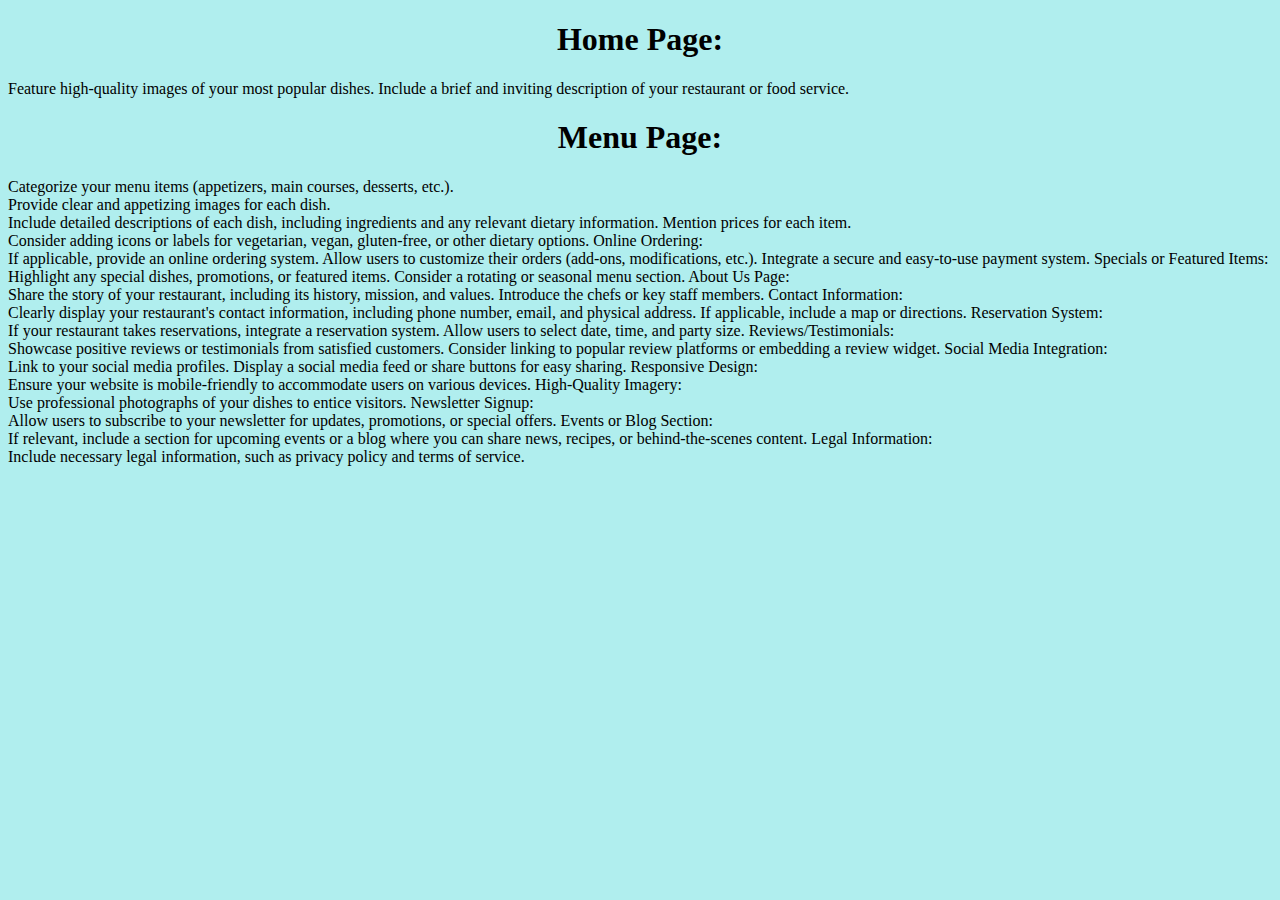
<file: about.html>
<!DOCTYPE html>
<html lang="en">
<head>
    <meta charset="UTF-8">
    <meta name="viewport" content="width=device-width, initial-scale=1.0">
    <title>Document</title>
</head>
    
<style>
    body{
        background: rgb(176, 238, 238)
    }
</style>
<body>
   <center><h1>Home Page:</h1></center> 
<ul>
    </li>
</ul>
<li>Feature high-quality images of your most popular dishes.
Include a brief and inviting description of your restaurant or food service.</li>
<center>
    <h1>Menu Page:</h1>
</center>

<li>Categorize your menu items (appetizers, main courses, desserts, etc.).
<li>Provide clear and appetizing images for each dish.</li>
<li>Include detailed descriptions of each dish, including ingredients and any relevant dietary information.
Mention prices for each item.</li>
<li>Consider adding icons or labels for vegetarian, vegan, gluten-free, or other dietary options.
Online Ordering:</li>

<li>If applicable, provide an online ordering system.
Allow users to customize their orders (add-ons, modifications, etc.).
Integrate a secure and easy-to-use payment system.
Specials or Featured Items:</li>

<li>Highlight any special dishes, promotions, or featured items.
Consider a rotating or seasonal menu section.
About Us Page:</li>

<li>Share the story of your restaurant, including its history, mission, and values.
Introduce the chefs or key staff members.
Contact Information:</li>

<li>Clearly display your restaurant's contact information, including phone number, email, and physical address.
If applicable, include a map or directions.
Reservation System:</li>

<li>If your restaurant takes reservations, integrate a reservation system.
Allow users to select date, time, and party size.
Reviews/Testimonials:</li>

<li>Showcase positive reviews or testimonials from satisfied customers.
Consider linking to popular review platforms or embedding a review widget.
Social Media Integration:</li>

<li>Link to your social media profiles.
Display a social media feed or share buttons for easy sharing.
Responsive Design:</li>

<li>Ensure your website is mobile-friendly to accommodate users on various devices.
High-Quality Imagery:</li>

<li>Use professional photographs of your dishes to entice visitors.
Newsletter Signup:</li>

<li>Allow users to subscribe to your newsletter for updates, promotions, or special offers.
Events or Blog Section:</li>

<li>If relevant, include a section for upcoming events or a blog where you can share news, recipes, or behind-the-scenes content.
Legal Information:</li>

<li>Include necessary legal information, such as privacy policy and terms of service.</li>
</body>
</html>
</file>
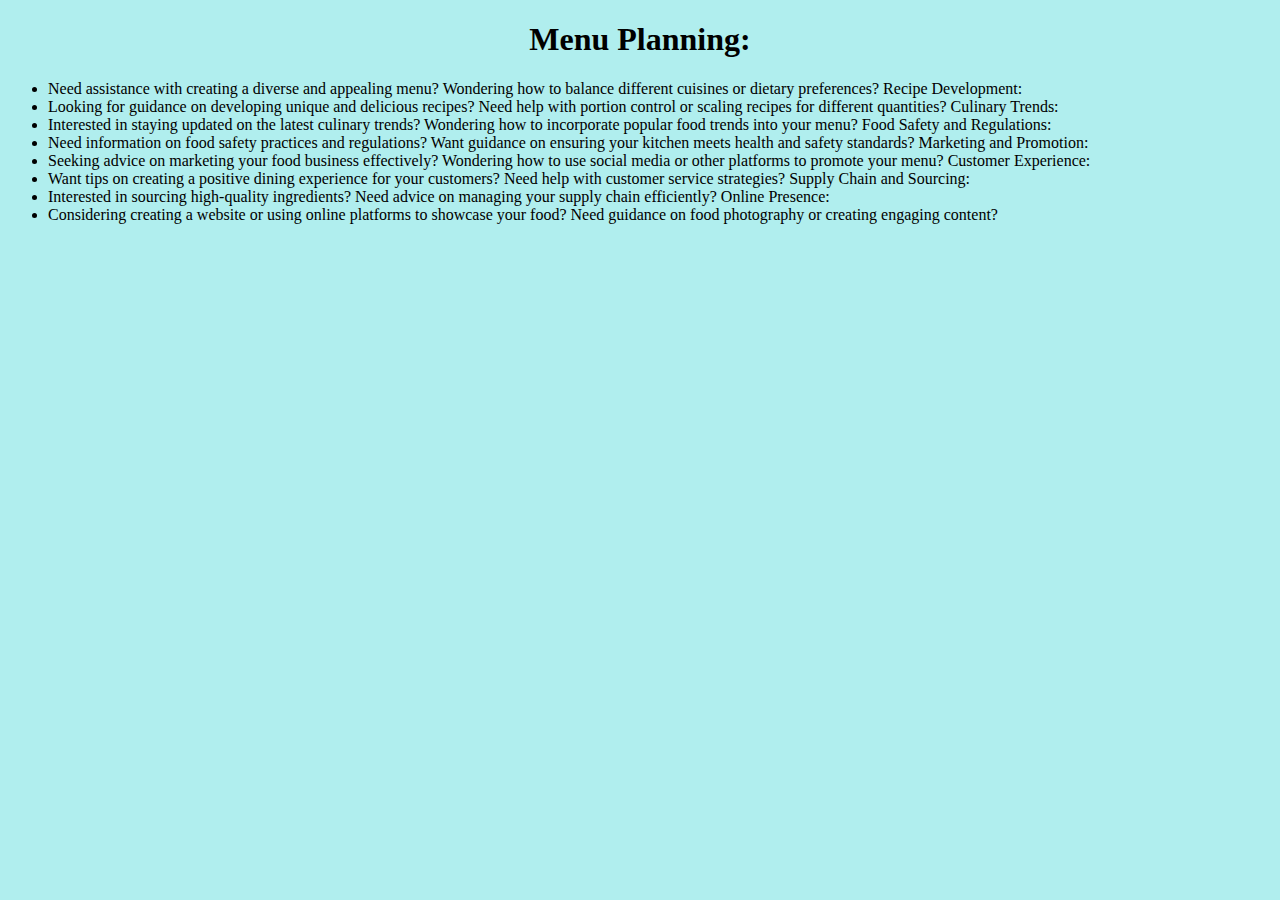
<file: help.html>
<!DOCTYPE html>
<html lang="en">
<head>
    <meta charset="UTF-8">
    <meta name="viewport" content="width=device-width, initial-scale=1.0">
    <title>Document</title>
</head>
    
<style>
    body{
        background: rgb(176, 238, 238)
    }
</style>
<body>
   <center><h1>Menu Planning: </h1></center> 
<ul>
<li>Need assistance with creating a diverse and appealing menu?
Wondering how to balance different cuisines or dietary preferences?
Recipe Development:</li>

<li>Looking for guidance on developing unique and delicious recipes?
Need help with portion control or scaling recipes for different quantities?
Culinary Trends:</li>

<li>Interested in staying updated on the latest culinary trends?
Wondering how to incorporate popular food trends into your menu?
Food Safety and Regulations:</li>

<li>Need information on food safety practices and regulations?
Want guidance on ensuring your kitchen meets health and safety standards?
Marketing and Promotion:</li>

<li>Seeking advice on marketing your food business effectively?
Wondering how to use social media or other platforms to promote your menu?
Customer Experience:</li>

<li>Want tips on creating a positive dining experience for your customers?
Need help with customer service strategies?
Supply Chain and Sourcing:</li>

<li>Interested in sourcing high-quality ingredients?
Need advice on managing your supply chain efficiently?
Online Presence:</li>

<li>Considering creating a website or using online platforms to showcase your food?
Need guidance on food photography or creating engaging content?</li>
</ul>
</body>
</html>
</file>
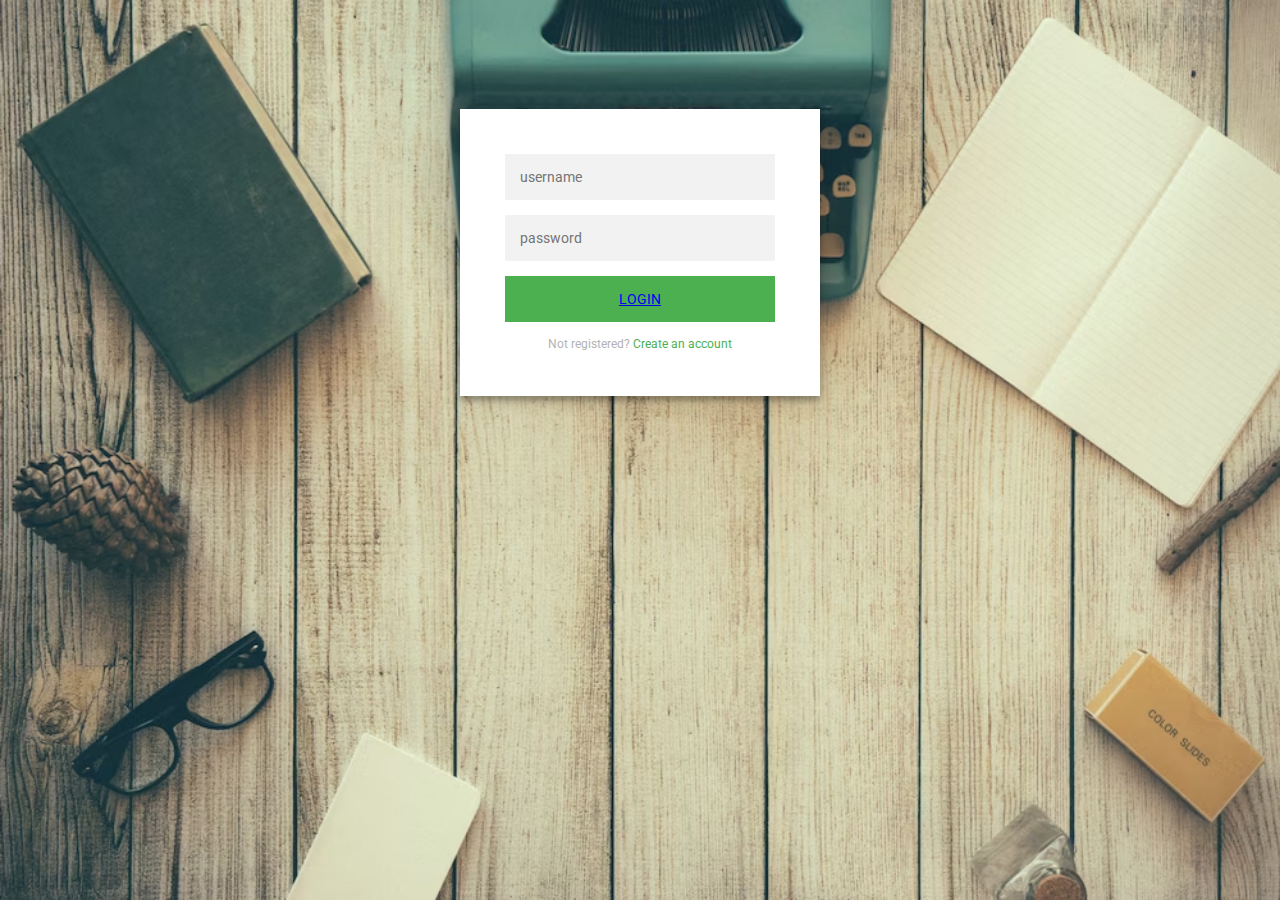
<file: Login.html>
<!DOCTYPE html>
<html lang="en">
<head>
    <meta charset="UTF-8">
    <meta name="viewport" content="width=device-width, initial-scale=1.0">
    <title>Document</title>
    <link rel="stylesheet" href="sign.css">
</head>
<body>
    <style>
        body{ width: 500;
            height: 500;
            background-image: url(login.avif);
            background-repeat: no-repeat;
            background-attachment: fixed;
            background-size: 100% 100%;
        }
    </style>
    <div class="login-page">
        <div class="form">
          <form class="register-form">
            <input type="text" placeholder="name"/>
            <input type="password" placeholder="password"/>
            <input type="text" placeholder="email address"/>
            <button>create</button>
            <p class="message">Already registered? <a href="#">Sign In</a></p>
          </form>
          <form class="login-form">
            <input type="text" placeholder="username"/>
            <input type="password" placeholder="password"/>
            <button><a href="index.html">login</a></button>
            <p class="message">Not registered? <a href="Sign.html">Create an account</a></p>
          </form>
        </div>
      </div>
    <!-- <form action="action_page.php" method="post">
        <div class="imgcontainer">
          <img src="c:\Users\NBC\Downloads\man-with-beard-avatar-character-isolated-icon-free-vector.jpg" alt="Avatar" class="avatar" width="40" height="500">
        </div>
      
        <div class="container">
          <label for="uname"><b>Username</b></label>
          <input type="text" placeholder="Enter Username" name="uname" required>
      
          <label for="psw"><b>Password</b></label>
          <input type="password" placeholder="Enter Password" name="psw" required>
      
          <button type="submit">Login</button>
          <label>
            <input type="checkbox" checked="checked" name="remember"> Remember me
          </label>
        </div>
      
        <div class="container" style="background-color:#f1f1f1">
          <button type="button" class="cancelbtn">Cancel</button>
          <span class="psw">Forgot <a href="#">password?</a></span>
        </div>
      </form>
     -->
</body>
</html>
</file>
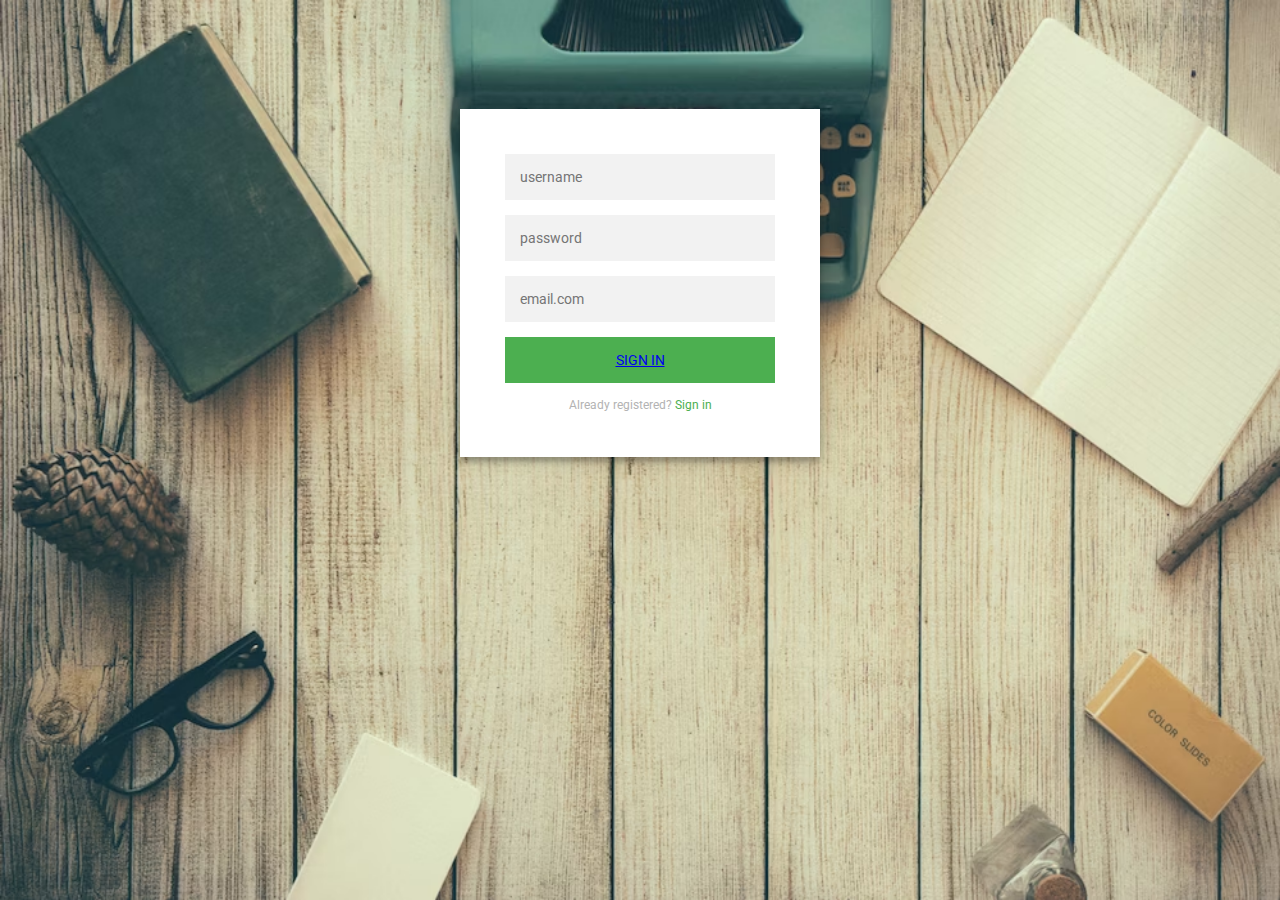
<file: Sign.html>
<!DOCTYPE html>
<html lang="en">
<head>
    <meta charset="UTF-8">
    <meta name="viewport" content="width=device-width, initial-scale=1.0">
    <title>Document</title>
    <link rel="stylesheet" href="sign.css">
</head>
<body>
    <style>
        body{ width: 500;
            height: 500;
            background-image: url(login.avif);
            background-repeat: no-repeat;
            background-attachment: fixed;
            background-size: 100% 100%;
        }
    </style>
    <div class="login-page">
        <div class="form">
          <form class="register-form">
            <input type="text" placeholder="name"/>
            <input type="password" placeholder="password"/>
            <input type="text" placeholder="email address"/>
            <button>create</button>
            <p class="message">Already registered? <a href="#">Sign In</a></p>
          </form>
          <form class="login-form">
            <input type="text" placeholder="username"/>
            <input type="password" placeholder="password"/>
            <form class="login-form">
                <input type="email" placeholder="email.com"/>
                <button><a href="index.html">Sign in</a></button>
            <p class="message">Already registered? <a href="Login.html">Sign in</a></p>
          </form>
        </div>
      </div>
    <!-- <form action="action_page.php" method="post">
        <div class="imgcontainer">
          <img src="c:\Users\NBC\Downloads\man-with-beard-avatar-character-isolated-icon-free-vector.jpg" alt="Avatar" class="avatar" width="40" height="500">
        </div>
      
        <div class="container">
          <label for="uname"><b>Username</b></label>
          <input type="text" placeholder="Enter Username" name="uname" required>
      
          <label for="psw"><b>Password</b></label>
          <input type="password" placeholder="Enter Password" name="psw" required>
      
          <button type="submit">Login</button>
          <label>
            <input type="checkbox" checked="checked" name="remember"> Remember me
          </label>
        </div>
      
        <div class="container" style="background-color:#f1f1f1">
          <button type="button" class="cancelbtn">Cancel</button>
          <span class="psw">Forgot <a href="#">password?</a></span>
        </div>
      </form>
     -->
</body>
</html>
</file>
<file: sign.css>
@import url(https://fonts.googleapis.com/css?family=Roboto:300);
*{
    background-image: image-set(eye.webp);
}
.login-page {
  width: 360px;
  padding: 8% 0 0;
  margin: auto;
}
.form {
  position: relative;
  z-index: 1;
  background: #FFFFFF;
  max-width: 360px;
  margin: 0 auto 100px;
  padding: 45px;
  text-align: center;
  box-shadow: 0 0 20px 0 rgba(0, 0, 0, 0.2), 0 5px 5px 0 rgba(0, 0, 0, 0.24);
}
.form input {
  font-family: "Roboto", sans-serif;
  outline: 0;
  background: #f2f2f2;
  width: 100%;
  border: 0;
  margin: 0 0 15px;
  padding: 15px;
  box-sizing: border-box;
  font-size: 14px;
}
.form button {
  font-family: "Roboto", sans-serif;
  text-transform: uppercase;
  outline: 0;
  background: #4CAF50;
  width: 100%;
  border: 0;
  padding: 15px;
  color: #FFFFFF;
  font-size: 14px;
  -webkit-transition: all 0.3 ease;
  transition: all 0.3 ease;
  cursor: pointer;
}
.form button:hover,.form button:active,.form button:focus {
  background: #43A047;
}
.form .message {
  margin: 15px 0 0;
  color: #b3b3b3;
  font-size: 12px;
}
.form .message a {
  color: #4CAF50;
  text-decoration: none;
}
.form .register-form {
  display: none;
}
.container {
  position: relative;
  z-index: 1;
  max-width: 300px;
  margin: 0 auto;
}
.container:before, .container:after {
  content: "";
  display: block;
  clear: both;
}
.container .info {
  margin: 50px auto;
  text-align: center;
}
.container .info h1 {
  margin: 0 0 15px;
  padding: 0;
  font-size: 36px;
  font-weight: 300;
  color: #1a1a1a;
}
.container .info span {
  color: #4d4d4d;
  font-size: 12px;
}
.container .info span a {
  color: #000000;
  text-decoration: none;
}
.container .info span .fa {
  color: #EF3B3A;
}
body {
  background: #76b852; /* fallback for old browsers */
  background: rgb(141,194,111);
  background-image: image();
  font-family: "Roboto", sans-serif;
  -webkit-font-smoothing: antialiased;
  -moz-osx-font-smoothing: grayscale;      
}
</file>
